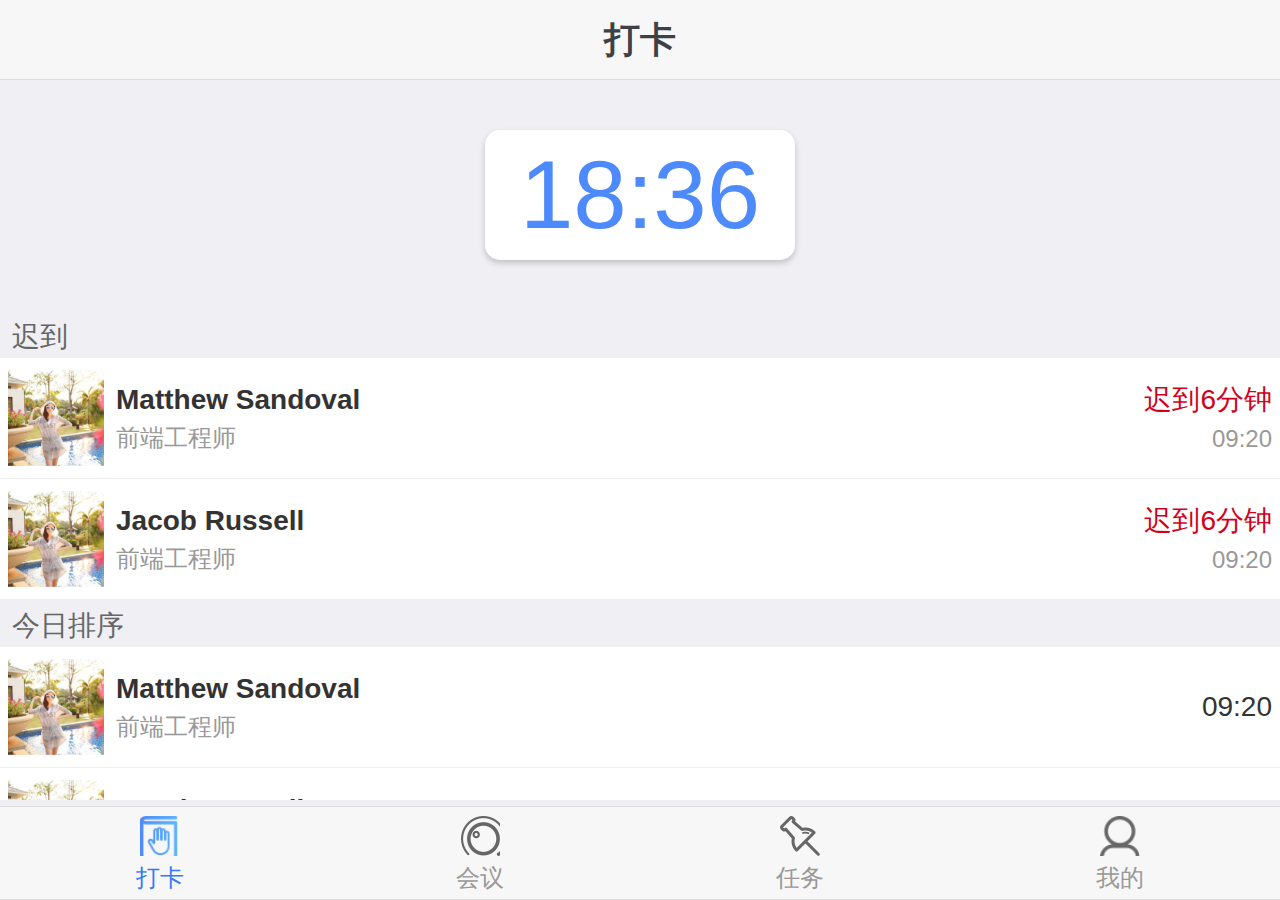
<file: index.html>
﻿
<!doctype html>
<html>
<head>
    <meta http-equiv="Content-Type" content="text/html; charset=utf-8">
    <meta name="viewport" content="width=device-width, initial-scale=1.0, maximum-scale=1.0, minimum-scale=1.0, user-scalable=no">
    <meta name="format-detection" content="telephone=no">
   <meta name="apple-mobile-web-app-capable" content="yes">
	<title>九点一刻</title>

	<link rel="stylesheet" type="text/css" href="lib/weui-master/dist/style/weui.min.css">
	<link rel="stylesheet" type="text/css" href="http://at.alicdn.com/t/font_3fpe2se8ju0daemi.css">
	<link rel="stylesheet" type="text/css" href="css/jichu.css">
	<link rel="stylesheet" type="text/css" href="css/mycss.css">
	<link rel="stylesheet" type="text/css" href="css/tupian.css">
	<script type="text/javascript" src="js/jichu.js"></script>

	<style>

	</style>
</head>
<body class="page-group-body">  
	<div class="page-group">
		<header class="bar bar-nav" >
			<h1 class="page-header-title fs—36">
				打卡
			</h1>
			<span class="button-link right" data-gourl="lindexLishi.html">
				<span class="iconfont icon-naozhong"></span>
			</span>
		</header>
		<nav class="bar bar-tab weui-tabbar">
			<a href="index.html" class="weui-tabbar__item">
				<span class="weui-tabbar__icon nav-daka active"></span>
				<p class="weui-tabbar__label">打卡</p>
			</a>
			<a href="huiyi.html" class="weui-tabbar__item">
				<span class="weui-tabbar__icon nav-huiyi"></span>
				<p class="weui-tabbar__label">会议</p>
			</a>
			<a href="renwu.html" class="weui-tabbar__item">
				<span class="weui-tabbar__icon nav-renwu"></span>
				<p class="weui-tabbar__label">任务</p>
			</a>
			<a href="login.html" class="weui-tabbar__item">
				<span class="weui-tabbar__icon nav-wode"></span>
				<p class="weui-tabbar__label">我的</p>
			</a>
		</nav>
		<div class="content">
			<div class="index-top text-center">
				<button class="loginButton indexButton" data-model="index-dakai" id="thisTime"></button>
			</div>
			<div class="index-list">
				<div class="index-data chidao">
					<label class="index-data-laber fs-28">迟到</label>
					<ul class="index-data-ul fs-0">
						<li>
							<a href="lishiXiangqing.html" class="weui-media-box weui-media-box_appmsg">
								<div class="weui-media-box__hd" >
									<img  class="weui-media-box__thumb" src="images/touxiang.jpg" alt="">
								</div>
								<div class="weui-media-box__bd index-data-li-zhong">
									<b class="fs-28 color333" >Matthew Sandoval</b>
									<p class="fs-24 color999">前端工程师</p>
								</div>
								<div class="weui-media-box__hd index-data-li-right" >
									<span class="fs-28 colorD0021B" >迟到6分钟</span>
									<span class="fs-24 color999"  style="margin-top: 3px">09:20</span>
								</div>
							</a>
						</li>
						<li>
							<a href="lishiXiangqing.html" class="weui-media-box weui-media-box_appmsg">
								<div class="weui-media-box__hd" >
									<img class="weui-media-box__thumb" src="images/touxiang.jpg" alt="">
								</div>
								<div class="weui-media-box__bd index-data-li-zhong">
									<b class="fs-28 color333" >Jacob Russell</b>
									<p class="fs-24 color999">前端工程师</p>
								</div>
								<div class="weui-media-box__hd index-data-li-right" >
									<span class="fs-28 colorD0021B" >迟到6分钟</span>
									<span class="fs-24 color999"  style="margin-top: 3px">09:20</span>
								</div>
							</a>
						</li>
					</ul>
				</div>
				<div class="index-data jinri">
					<label class="index-data-laber fs-28">今日排序</label>
					<ul class="index-data-ul fs-0">
						<li>
							<a href="lishiXiangqing.html" class="weui-media-box weui-media-box_appmsg">
								<div class="weui-media-box__hd" >
									<img  class="weui-media-box__thumb" src="images/touxiang.jpg" alt="">
								</div>
								<div class="weui-media-box__bd index-data-li-zhong">
									<b class="fs-28 color333" >Matthew Sandoval</b>
									<p class="fs-24 color999">前端工程师</p>
								</div>
								<div class="weui-media-box__hd index-data-li-right" >
									<span class="fs-28 color333">09:20</span>
								</div>
							</a>
						</li>
						<li>
							<a href="lishiXiangqing.html" class="weui-media-box weui-media-box_appmsg">
								<div class="weui-media-box__hd" >
									<img  class="weui-media-box__thumb" src="images/touxiang.jpg" alt="">
								</div>
								<div class="weui-media-box__bd index-data-li-zhong">
									<b class="fs-28 color333" >Jacob Russell</b>
									<p class="fs-24 color999">前端工程师</p>
								</div>
								<div class="weui-media-box__hd index-data-li-right" >
									<span class="fs-28 color333">09:20</span>
								</div>
							</a>
						</li>
					</ul>
				</div>
			</div>
		</div>
	</div>
	<div class="js_dialog" id="index-dakai" style="opacity: 0;display: none">
		<div class="weui-mask"></div>
		<div class="weui-dialog br15">
			<P style="font-size: 0.48rem;">09: 06</P>
			<P style="font-size: 0.34rem;" id="errorText">迟到6分钟</P>
		</div>
	</div>
	<script type="text/javascript" src="lib/zepto/zepto.min.js"></script>
	<script type="text/javascript" src="js/my.js"></script>
	<script type="text/javascript">
		var $thisTime=$("#thisTime");
		$thisTime.html(setNewTime());
		setInterval(function (argument) {
			$("#thisTime").html(setNewTime());
		},1000);
		var errorText=[
		{text:"打卡成功!",className:"color4D8AFD"},
		{text:"已经打卡!",className:"color333"},
		{text:"迟到6分钟",className:"colorD0021B"}
		],errorTextIndex=0;
		$thisTime.click(function () {
			$("#errorText").text(errorText[errorTextIndex%3].text).attr("class",errorText[errorTextIndex%3].className);
			errorTextIndex++;
		})
	</script>
</body>
</html>
</file>
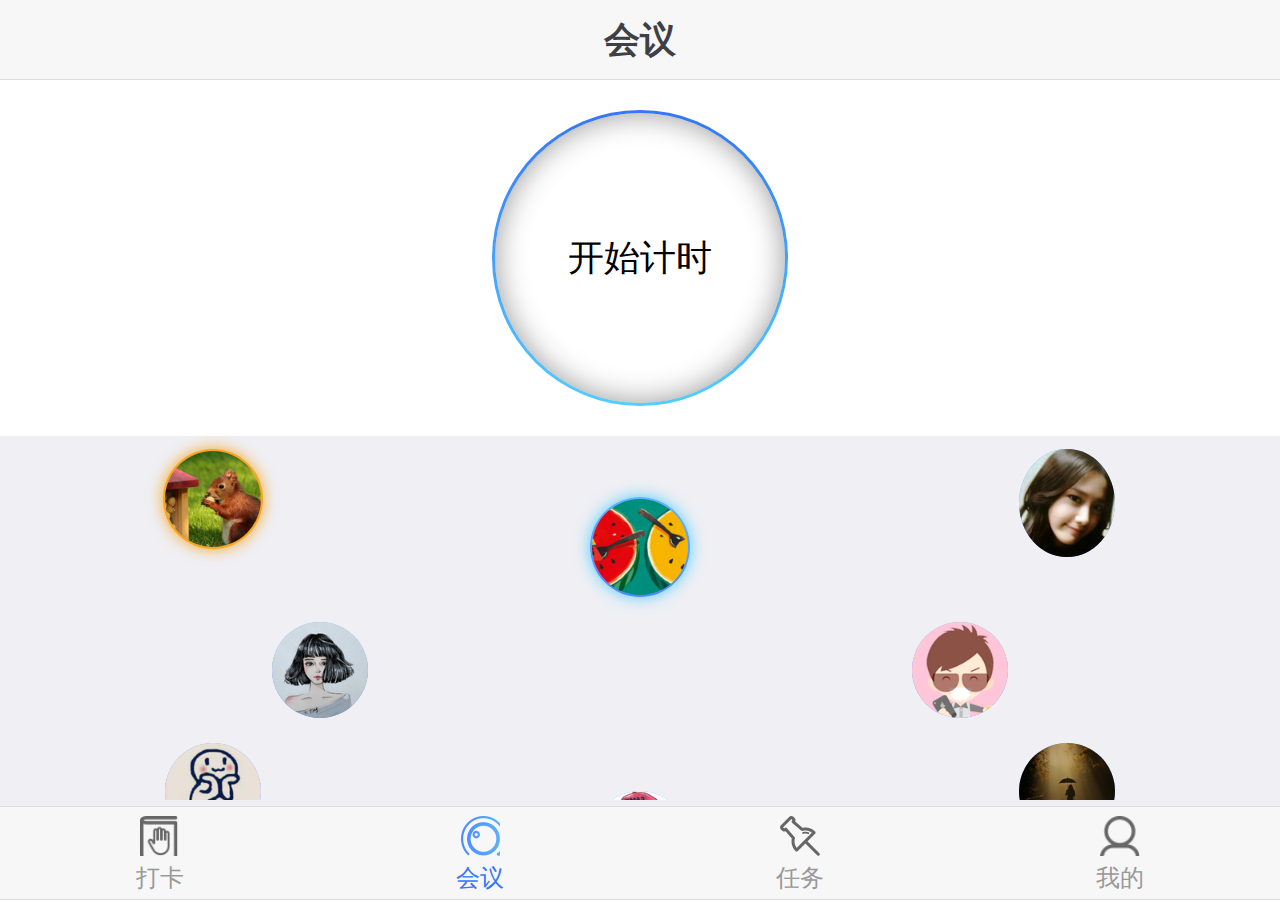
<file: huiyi.html>
<!doctype html>
<html>
<head>
	<meta charset="utf-8">
	<meta name="viewport" content="width=device-width,initial-scale=1,,maximum-scale=1,user-scalable=no"> 
	<meta http-equiv="Cache-Control" content="no-siteapp" />
	<meta name="apple-mobile-web-app-title" content="标题" />
	<meta name="apple-mobile-web-app-capable" content="yes" />
	<meta name="apple-mobile-web-app-status-bar-style" content="black-translucent/black/default" />
	<meta name="format-detection" content="telephone=no;email=no" />
	<title>九点一刻</title>

	<link rel="stylesheet" type="text/css" href="lib/weui-master/dist/style/weui.min.css">
	<link rel="stylesheet" type="text/css" href="http://at.alicdn.com/t/font_fwzhsy662klw61or.css">
	<link rel="stylesheet" type="text/css" href="css/jichu.css">
	<link rel="stylesheet" type="text/css" href="css/mycss.css">
	<link rel="stylesheet" type="text/css" href="css/tupian.css">
	<script type="text/javascript" src="js/jichu.js"></script>

	<style>

	</style>
</head>
<body class="page-group-body">  
	<div class="page-group">
		<header class="bar bar-nav">
			<h1 class="page-header-title fs—36">
				会议
			</h1>
		</header>
		<nav class="bar bar-tab weui-tabbar">
			<a href="index.html" class="weui-tabbar__item">
				<span class="weui-tabbar__icon nav-daka"></span>
				<p class="weui-tabbar__label">打卡</p>
			</a>
			<a href="huiyi.html" class="weui-tabbar__item">
				<span class="weui-tabbar__icon nav-huiyi active"></span>
				<p class="weui-tabbar__label">会议</p>
			</a>
			<a href="renwu.html" class="weui-tabbar__item">
				<span class="weui-tabbar__icon nav-renwu"></span>
				<p class="weui-tabbar__label">任务</p>
			</a>
			<a href="login.html" class="weui-tabbar__item">
				<span class="weui-tabbar__icon nav-wode"></span>
				<p class="weui-tabbar__label">我的</p>
			</a>
		</nav>
		<div class="content">
			<div class="text-center bg-fff p30">
				<div class="huiYiTop">
					<div class="display-ib">
						<button class="huiyiButon noOpen fs—36">开始计时</button>
					</div>
				</div>
			</div>
			<div class="text-center huiyiTouxiang fs-0">
				<div class="weui-flex">
					<div class="weui-flex__item">
						<div class="bgBlue isTrue">
							<img src="images/touxiang1.jpg" class="width48">
						</div>
					</div>
					<div class="weui-flex__item">
						<div class="bgBlue active">
							<img src="images/touxiang2.jpg" class="width48">
						</div>
					</div>
					<div class="weui-flex__item">
						<div class="bgBlue">
							<img src="images/touxiang3.jpg" class="width48">
						</div>
					</div>
				</div>
				<div class="weui-flex">
					<div class="weui-flex__item">
						<div class="bgBlue">
								<img src="images/touxiang4.jpg" class="width48">
						</div>
					</div>
					<div class="weui-flex__item">
						<div class="bgBlue">
							<img src="images/touxiang5.jpg" class="width48">
						</div>
					</div>
				</div>
				<div class="weui-flex">
					<div class="weui-flex__item">
						<div class="bgBlue">
							<img src="images/touxiang6.jpg" class="width48">
						</div>
					</div>
					<div class="weui-flex__item">
						<div class="bgBlue">
							<img src="images/touxiang7.jpg" class="width48">
						</div>
						
					</div>
					<div class="weui-flex__item">
						<div class="bgBlue">
							<img src="images/touxiang8.jpg" class="width48">
						</div>
					</div>
				</div>
				<div class="weui-flex">
					<div class="weui-flex__item">
						<div class="bgBlue">
							<img src="images/touxiang2.jpg" class="width48">
						</div>
					</div>
					<div class="weui-flex__item">
						<div class="bgBlue">
							<img src="images/touxiang6.jpg" class="width48">
						</div>
						
					</div>
				</div>
			</div>
		</div>
	</div>

	<script type="text/javascript" src="lib/zepto/zepto.min.js"></script>
	<script type="text/javascript" src="js/my.js"></script>
	<script type="text/javascript">
		$(".huiYiTop .huiyiButon").click(function(){
			var $this=$(".huiYiTop .huiyiButon"),timeOut,timeNum=60*2*1000-1000;
			$this.prop("disabled",true).text("02:00").parents(".huiYiTop").addClass('active');
			timeOut=setInterval(function(){ //setInterval
				$this.text(new Date(timeNum).Format("mm:ss"));
				timeNum-=1000;
				if(timeNum<=0){
					$this.prop("disabled",false).parents(".huiYiTop").removeClass('active');
				}
			},1000)
		});

	</script>
</script>
</body>
</html>
</file>
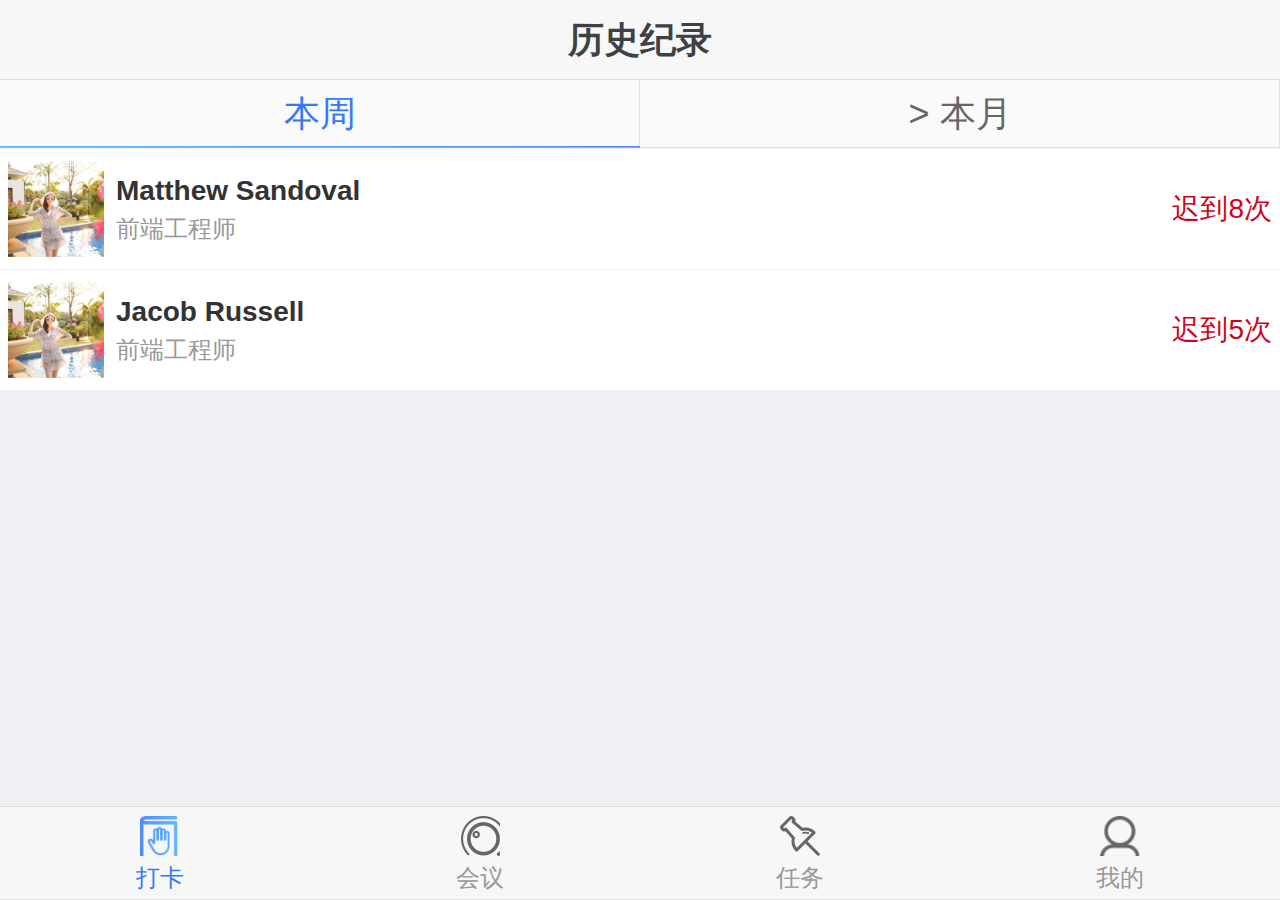
<file: lindexLishi.html>
<!doctype html>
<html>
<head>
	<meta charset="utf-8">
	<meta name="viewport" content="width=device-width,initial-scale=1,,maximum-scale=1,user-scalable=no"> 
	<meta http-equiv="Cache-Control" content="no-siteapp" />
	<meta name="apple-mobile-web-app-title" content="标题" />
	<meta name="apple-mobile-web-app-capable" content="yes" />
	<meta name="apple-mobile-web-app-status-bar-style" content="black-translucent/black/default" />
	<meta name="format-detection" content="telephone=no;email=no" />
	<title>九点一刻</title>

	<link rel="stylesheet" type="text/css" href="lib/weui-master/dist/style/weui.min.css">
	<link rel="stylesheet" type="text/css" href="http://at.alicdn.com/t/font_fwzhsy662klw61or.css">
	<link rel="stylesheet" type="text/css" href="css/jichu.css">
	<link rel="stylesheet" type="text/css" href="css/mycss.css">
	<link rel="stylesheet" type="text/css" href="css/tupian.css">
	<script type="text/javascript" src="js/jichu.js"></script>

	<style>

	</style>
</head>
<body class="page-group-body">  
	<div class="page-group">
		<header class="bar bar-nav">
			<span class="button-link left" data-gourl="index.html">
				<span class="iconfont icon-prev"></span>
			</span>
			<h1 class="page-header-title fs—36">
				历史纪录
			</h1>
		</header>
		<nav class="bar bar-tab weui-tabbar">
			<a href="index.html" class="weui-tabbar__item">
				<span class="weui-tabbar__icon nav-daka active"></span>
				<p class="weui-tabbar__label">打卡</p>
			</a>
			<a href="huiyi.html" class="weui-tabbar__item">
				<span class="weui-tabbar__icon nav-huiyi"></span>
				<p class="weui-tabbar__label">会议</p>
			</a>
			<a href="renwu.html" class="weui-tabbar__item">
				<span class="weui-tabbar__icon nav-renwu"></span>
				<p class="weui-tabbar__label">任务</p>
			</a>
			<a href="login.html" class="weui-tabbar__item">
				<span class="weui-tabbar__icon nav-wode"></span>
				<p class="weui-tabbar__label">我的</p>
			</a>
		</nav>
		<div class="content indexLishi">
			<div class="weui-navbar">
				<div class="weui-navbar__item active fs—36" data-tab="tab1">
					本周
				</div>
				<div class="weui-navbar__item fs—36" data-tab="tab2">>
					本月
				</div>
				<span class="heng"></span>
			</div>
			<div class="weui-tab__panel">
				<div id="tab1" tab-html>
					<div class="index-list">
						<div class="chidao">
							<ul class="index-data-ul fs-0">
								<li>
									<a href="lishiXiangqing.html" class="weui-media-box weui-media-box_appmsg">
										<div class="weui-media-box__hd" >
											<img  class="weui-media-box__thumb" src="images/touxiang.jpg" alt="">
										</div>
										<div class="weui-media-box__bd index-data-li-zhong">
											<b class="fs-28 color333" >Matthew Sandoval</b>
											<p class="fs-24 color999">前端工程师</p>
										</div>
										<div class="weui-media-box__hd index-data-li-right" >
											<span class="fs-28 colorD0021B" >迟到8次</span>
										</div>
									</a>
								</li>
								
								<li>
									<a href="lishiXiangqing.html" class="weui-media-box weui-media-box_appmsg">
										<div class="weui-media-box__hd" >
											<img class="weui-media-box__thumb" src="images/touxiang.jpg" alt="">
										</div>
										<div class="weui-media-box__bd index-data-li-zhong">
											<b class="fs-28 color333" >Jacob Russell</b>
											<p class="fs-24 color999">前端工程师</p>
										</div>
										<div class="weui-media-box__hd index-data-li-right" >
										<span class="fs-28 colorD0021B" >迟到5次</span>
										</div>
									</a>
								</li>
							</ul>
						</div>
					</div>
				</div>
				<div id="tab2" class="hide" tab-html>
					<div class="index-list">
						<div class="chidao">
							<ul class="index-data-ul fs-0">
								<li>
									<a href="lishiXiangqing.html" class="weui-media-box weui-media-box_appmsg">
										<div class="weui-media-box__hd" >
											<img class="weui-media-box__thumb" src="images/touxiang.jpg" alt="">
										</div>
										<div class="weui-media-box__bd index-data-li-zhong">
											<b class="fs-28 color333" >Ralph Richardson</b>
											<p class="fs-24 color999">后台开发</p>
										</div>
										<div class="weui-media-box__hd index-data-li-right" >
											<span class="fs-28 colorD0021B" >迟到5次</span>
										</div>
									</a>
								</li>
								<li>
									<a href="lishiXiangqing.html" class="weui-media-box weui-media-box_appmsg">
										<div class="weui-media-box__hd" >
											<img  class="weui-media-box__thumb" src="images/touxiang.jpg" alt="">
										</div>
										<div class="weui-media-box__bd index-data-li-zhong">
											<b class="fs-28 color333" >Matthew Sandoval</b>
											<p class="fs-24 color999">前端工程师</p>
										</div>
										<div class="weui-media-box__hd index-data-li-right" >
											<span class="fs-28 colorD0021B" >迟到3次</span>
										</div>
									</a>
								</li>
								<li>
									<a href="lishiXiangqing.html" class="weui-media-box weui-media-box_appmsg">
										<div class="weui-media-box__hd" >
											<img class="weui-media-box__thumb" src="images/touxiang.jpg" alt="">
										</div>
										<div class="weui-media-box__bd index-data-li-zhong">
											<b class="fs-28 color333" >Jacob Russell</b>
											<p class="fs-24 color999">前端工程师</p>
										</div>
										<div class="weui-media-box__hd index-data-li-right" >
											<span class="fs-28 color999" >迟到2次</span>
										</div>
									</a>
								</li>
							</ul>
						</div>
					</div>
				</div>
			</div>
		</div>
	</div>

	<script type="text/javascript" src="lib/jq/jquery.min.js"></script>
	<script type="text/javascript" src="js/my.js"></script>

	<script type="text/javascript">
		$("[data-tab]").click(function () {
			var index=$(this).index(),tabId=$(this).data('tab');
			$(".weui-navbar>.heng").css("left",index*50+"%");
			$("#"+tabId).fadeIn().siblings('[tab-html]').hide();
		})
	</script>
</body>
</html>
</file>
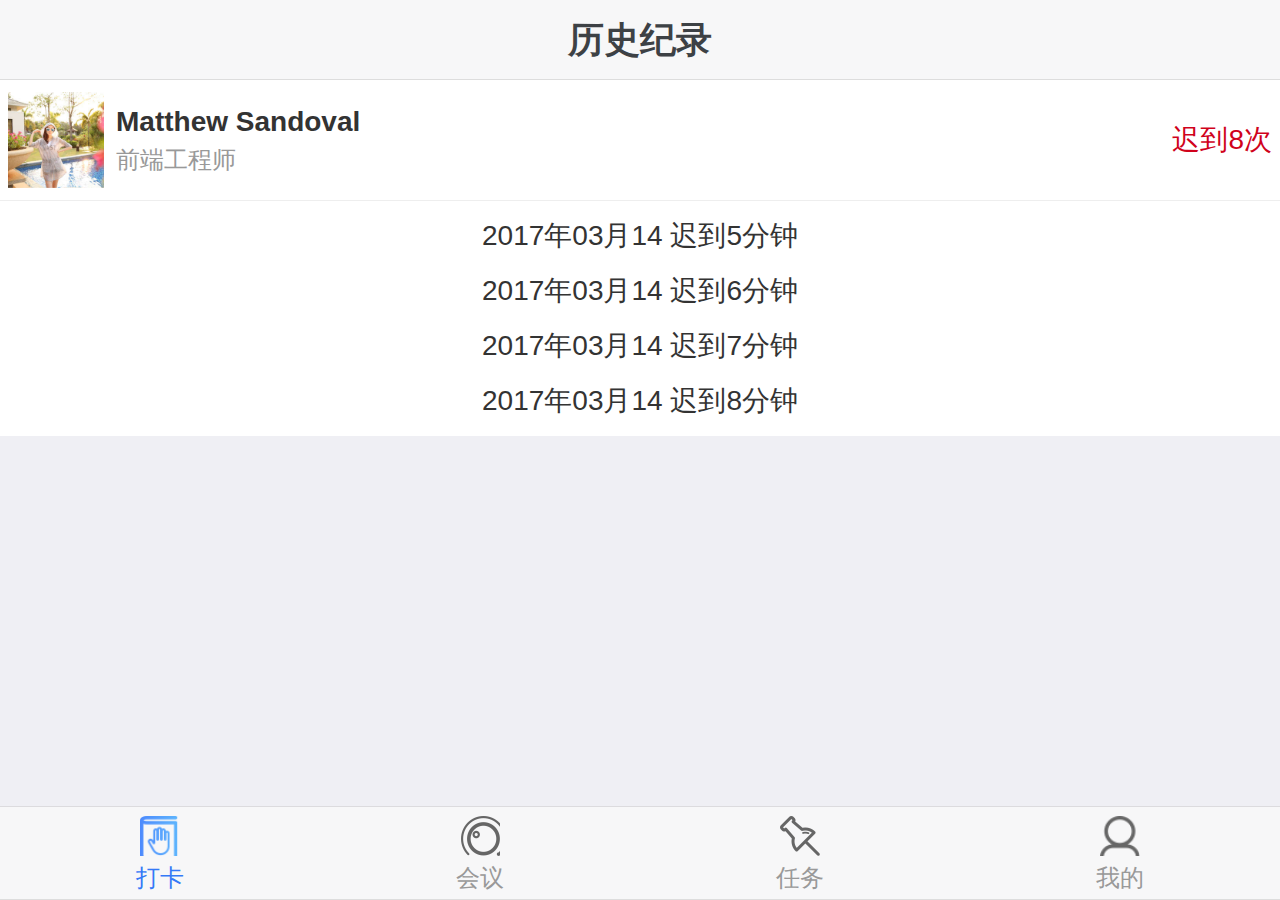
<file: lishiXiangqing.html>
﻿
<!doctype html>
<html>
<head>
	<meta charset="utf-8">
	<meta name="viewport" content="width=device-width,initial-scale=1,,maximum-scale=1,user-scalable=no"> 
	<meta http-equiv="Cache-Control" content="no-siteapp" />
	<meta name="apple-mobile-web-app-title" content="标题" />
	<meta name="apple-mobile-web-app-capable" content="yes" />
	<meta name="apple-mobile-web-app-status-bar-style" content="black-translucent/black/default" />
	<meta name="format-detection" content="telephone=no;email=no" />
	<title>九点一刻</title>

	<link rel="stylesheet" type="text/css" href="lib/weui-master/dist/style/weui.min.css">
	<link rel="stylesheet" type="text/css" href="http://at.alicdn.com/t/font_fwzhsy662klw61or.css">
	<link rel="stylesheet" type="text/css" href="css/jichu.css">
	<link rel="stylesheet" type="text/css" href="css/mycss.css">
	<link rel="stylesheet" type="text/css" href="css/tupian.css">
	<script type="text/javascript" src="js/jichu.js"></script>

	<style>

	</style>
</head>
<body class="page-group-body">  
	<div class="page-group">
		<header class="bar bar-nav">
			<span class="button-link left" data-gohistory >
				<span class="iconfont icon-prev"></span>
			</span>
			<h1 class="page-header-title fs—36">
				历史纪录
			</h1>
		</header>
		<nav class="bar bar-tab weui-tabbar">
			<a href="index.html" class="weui-tabbar__item">
				<span class="weui-tabbar__icon nav-daka active"></span>
				<p class="weui-tabbar__label">打卡</p>
			</a>
			<a href="huiyi.html" class="weui-tabbar__item">
				<span class="weui-tabbar__icon nav-huiyi"></span>
				<p class="weui-tabbar__label">会议</p>
			</a>
			<a href="renwu.html" class="weui-tabbar__item">
				<span class="weui-tabbar__icon nav-renwu"></span>
				<p class="weui-tabbar__label">任务</p>
			</a>
			<a href="login.html" class="weui-tabbar__item">
				<span class="weui-tabbar__icon nav-wode"></span>
				<p class="weui-tabbar__label">我的</p>
			</a>
		</nav>
		<div class="content">
			<div class="index-list">
				<div class="chidao">
					<ul class="index-data-ul fs-0">
						<li class="b-b-ee">
							<a href="javascript:void(0);" class="weui-media-box weui-media-box_appmsg">
								<div class="weui-media-box__hd" >
									<img  class="weui-media-box__thumb" src="images/touxiang.jpg" alt="">
								</div>
								<div class="weui-media-box__bd index-data-li-zhong">
									<b class="fs-28 color333" >Matthew Sandoval</b>
									<p class="fs-24 color999">前端工程师</p>
								</div>
								<div class="weui-media-box__hd index-data-li-right" >
									<span class="fs-28 colorD0021B" >迟到8次</span>
								</div>
							</a>
						</li>
					</ul>
				</div>
			</div>
			<div>
				<ul class="xiangqingList bf-fff text-center fs-0">
					<li>
						<span class="f14-h20">2017年03月14 迟到5分钟</span>
					</li>
					<li>
						<span class="f14-h20">2017年03月14 迟到6分钟</span>
					</li>
					<li>
						<span class="f14-h20">2017年03月14 迟到7分钟</span>
					</li>
					<li>
						<span class="f14-h20">2017年03月14 迟到8分钟</span>
					</li>
				</ul>
			</div>
		</div>
	</div>

	<script type="text/javascript" src="lib/zepto/zepto.min.js"></script>
	<script type="text/javascript" src="js/my.js"></script>

</script>
</body>
</html>
</file>
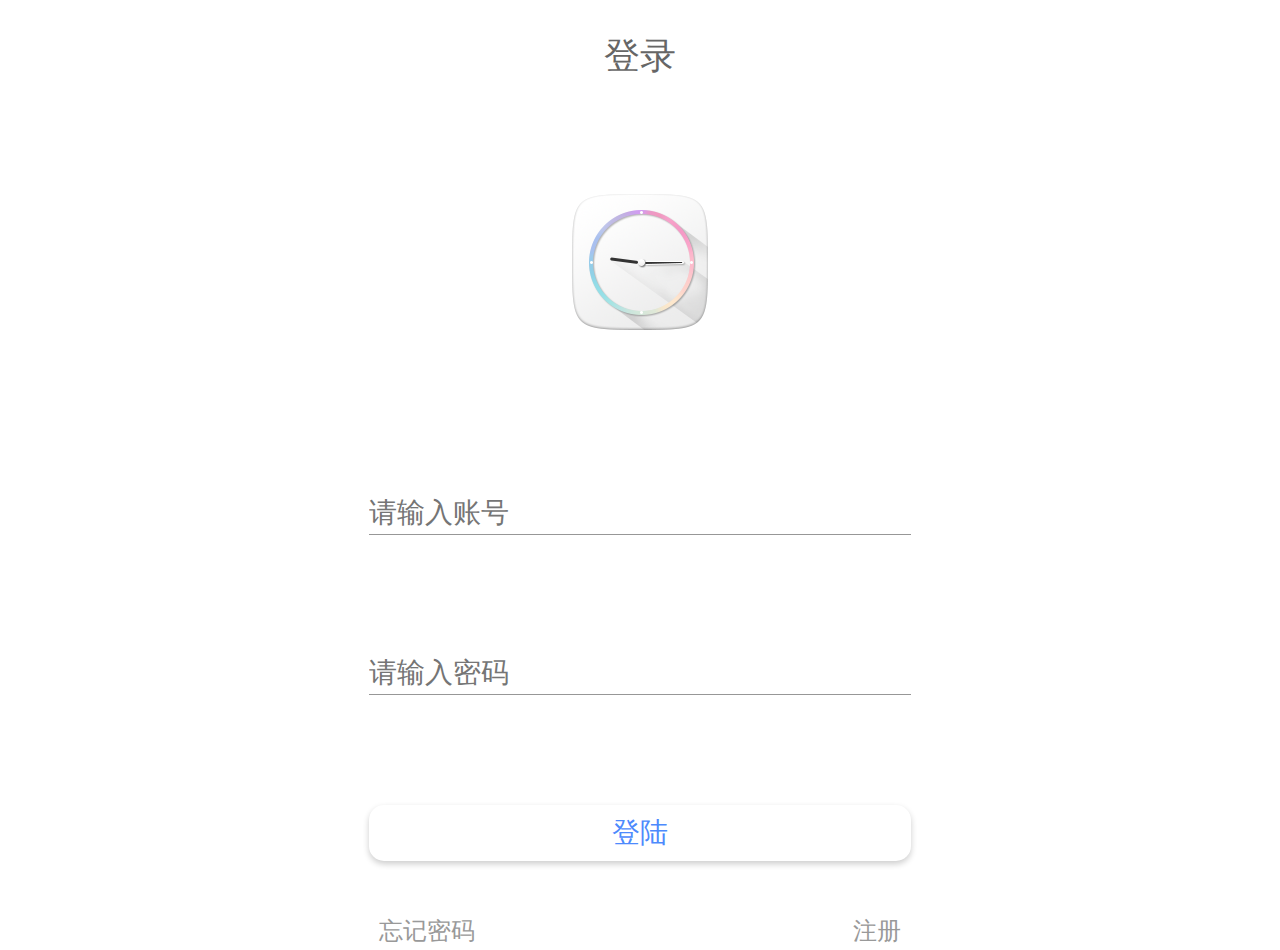
<file: login.html>
<!doctype html>
<html>
<head>
<meta charset="utf-8">
<meta name="viewport" content="width=device-width,initial-scale=1,,maximum-scale=1,user-scalable=no"> 
<meta http-equiv="Cache-Control" content="no-siteapp" />
<meta name="apple-mobile-web-app-title" content="标题" />
<meta name="apple-mobile-web-app-capable" content="yes" />
<meta name="apple-mobile-web-app-status-bar-style" content="black-translucent/black/default" />
<meta name="format-detection" content="telephone=no;email=no" />
<title>九点一刻</title>

<link rel="stylesheet" type="text/css" href="lib/weui-master/dist/style/weui.min.css">
<link rel="stylesheet" type="text/css" href="http://at.alicdn.com/t/font_zd8psiej4fv42t9.css">
<link rel="stylesheet" type="text/css" href="css/jichu.css">
<link rel="stylesheet" type="text/css" href="css/mycss.css">
<script type="text/javascript" src="js/jichu.js"></script>

<style>

</style>
</head>
<body>  
<header class="login-header text-center">
	<span class="iconfont icon-x position-abs"></span>
	<span class="fs—36">登录</span>
</header>
<div>
		
		<div class="text-center">
			<img src="images/logo.png" class="login-logo">
		</div>
		<div class="login-input">
			<div >
				<label class="hide">账号</label>
				<input type="text" class="loginInput" name="" placeholder="请输入账号">
			</div>
			<div>
			    <label class="hide">密码</label>
				<input type="text" class="loginInput" name="" placeholder="请输入密码">
			</div>

			<button class="loginButton loginSubmit">登陆</button>

			<div class="loginFout">
				<a href="#">忘记密码</a>
				<a href="zhuce.html"  class="right">注册</a>
			</div>
		</div>

</div>
<script type="text/javascript" src="lib/zepto/zepto.min.js"></script>
<script type="text/javascript" src="js/my.js"></script>
</body>
</html>
</file>
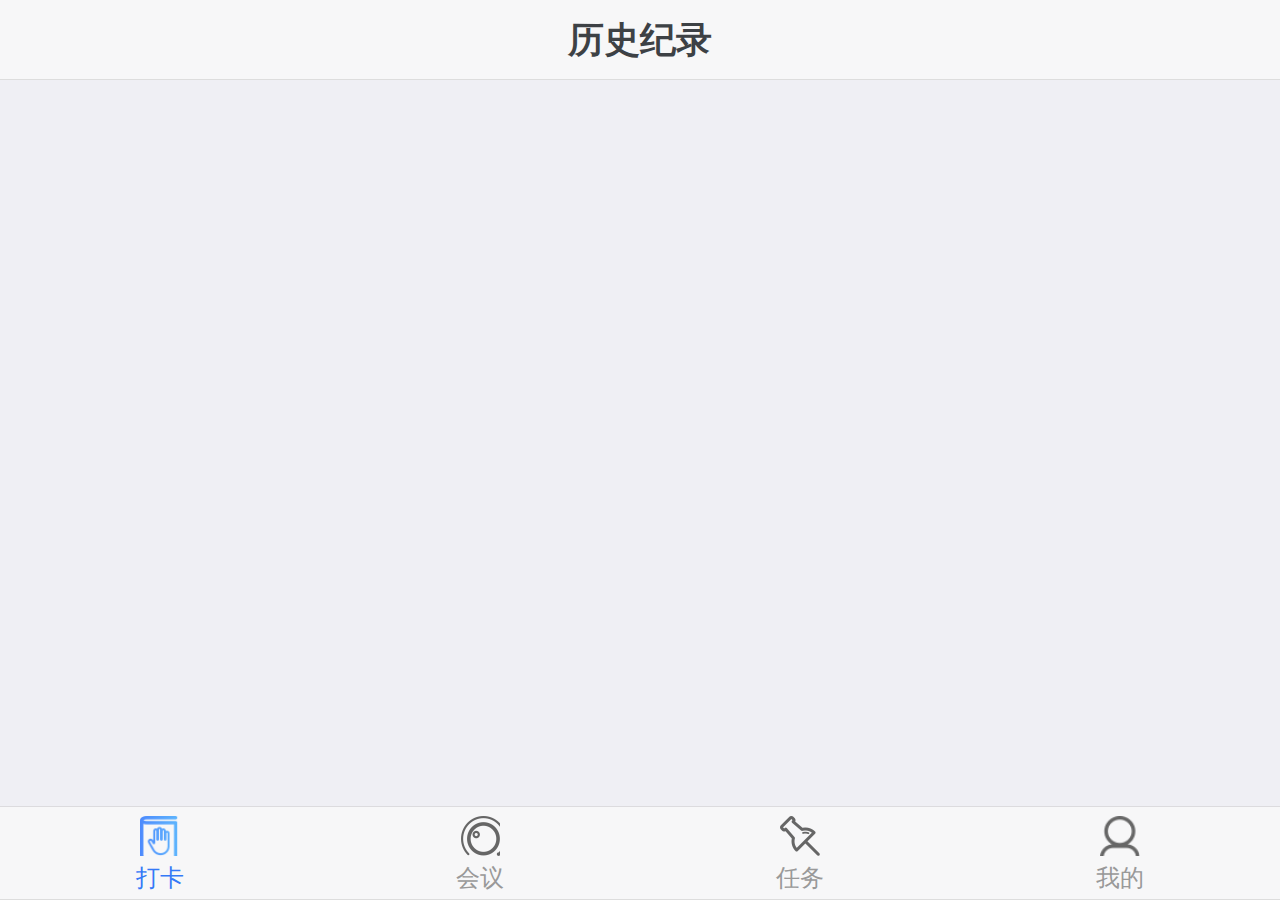
<file: muban.html>
<!doctype html>
<html>
<head>
	<meta charset="utf-8">
	<meta name="viewport" content="width=device-width,initial-scale=1,,maximum-scale=1,user-scalable=no"> 
	<meta http-equiv="Cache-Control" content="no-siteapp" />
	<meta name="apple-mobile-web-app-title" content="标题" />
	<meta name="apple-mobile-web-app-capable" content="yes" />
	<meta name="apple-mobile-web-app-status-bar-style" content="black-translucent/black/default" />
	<meta name="format-detection" content="telephone=no;email=no" />
	<title>九点一刻</title>

	<link rel="stylesheet" type="text/css" href="lib/weui-master/dist/style/weui.min.css">
	<link rel="stylesheet" type="text/css" href="http://at.alicdn.com/t/font_fwzhsy662klw61or.css">
	<link rel="stylesheet" type="text/css" href="css/jichu.css">
	<link rel="stylesheet" type="text/css" href="css/mycss.css">
	<link rel="stylesheet" type="text/css" href="css/tupian.css">
	<script type="text/javascript" src="js/jichu.js"></script>

	<style>

	</style>
</head>
<body class="page-group-body">  
	<div class="page-group">
		<header class="bar bar-nav">
			<span class="button-link left">
				<span class="iconfont icon-prev"></span>
			</span>
			<h1 class="page-header-title fs—36">
				历史纪录
			</h1>
		</header>
		<nav class="bar bar-tab weui-tabbar">
			<a href="index.html" class="weui-tabbar__item">
				<span class="weui-tabbar__icon nav-daka active"></span>
				<p class="weui-tabbar__label">打卡</p>
			</a>
			<a href="huiyi.html" class="weui-tabbar__item">
				<span class="weui-tabbar__icon nav-huiyi"></span>
				<p class="weui-tabbar__label">会议</p>
			</a>
			<a href="renwu.html" class="weui-tabbar__item">
				<span class="weui-tabbar__icon nav-renwu"></span>
				<p class="weui-tabbar__label">任务</p>
			</a>
			<a href="login.html" class="weui-tabbar__item">
				<span class="weui-tabbar__icon nav-wode"></span>
				<p class="weui-tabbar__label">我的</p>
			</a>
		</nav>
		<div class="content">
				<!-- 内容 -->
		</div>
	</div>

	<script type="text/javascript" src="lib/zepto/zepto.min.js"></script>
	<script type="text/javascript" src="js/my.js"></script>

	</script>
</body>
</html>
</file>
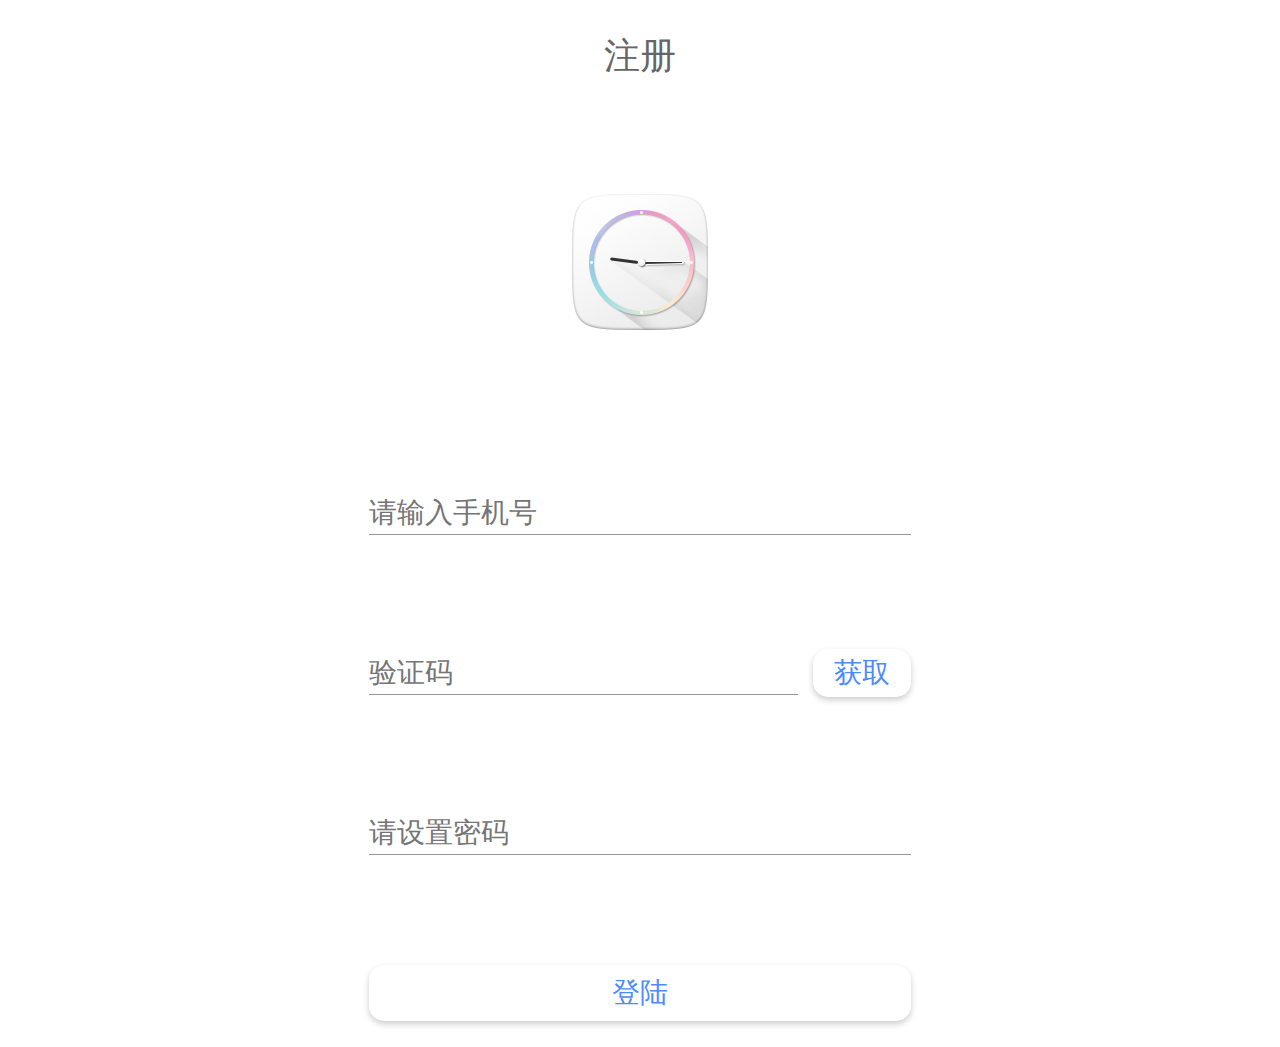
<file: zhuce.html>
<!doctype html>
<html>
<head>
<meta charset="utf-8">
<meta name="viewport" content="width=device-width,initial-scale=1,,maximum-scale=1,user-scalable=no"> 
<meta http-equiv="Cache-Control" content="no-siteapp" />
<meta name="apple-mobile-web-app-title" content="标题" />
<meta name="apple-mobile-web-app-capable" content="yes" />
<meta name="apple-mobile-web-app-status-bar-style" content="black-translucent/black/default" />
<meta name="format-detection" content="telephone=no;email=no" />
<title>九点一刻</title>

<link rel="stylesheet" type="text/css" href="lib/weui-master/dist/style/weui.min.css">
<link rel="stylesheet" type="text/css" href="http://at.alicdn.com/t/font_zd8psiej4fv42t9.css">
<link rel="stylesheet" type="text/css" href="css/jichu.css">
<link rel="stylesheet" type="text/css" href="css/mycss.css">
<script type="text/javascript" src="js/jichu.js"></script>

</head>
<body>  
<header class="login-header text-center">
	<span class="iconfont icon-x position-abs" data-gourl="login.html"></span>
	<span class="fs—36">注册</span>
</header>
<div>
		
		<div class="text-center">
			<img src="images/logo.png" class="login-logo">
		</div>
		<div class="login-input">
			<div >
				<label class="hide">账号</label>
				<input type="text" class="loginInput" name="" placeholder="请输入手机号">
			</div>
			<div class="weui-cell weui-cell_vcode">
                <div class="weui-cell__bd">
                    <input type="text" class="loginInput" name=""  placeholder="验证码">
                </div>
                <div class="weui-cell__ft">
                    <button class="loginButton zhuceSubmit fs-28"  data-doajishi >获取</button>
                </div>
            </div>
			<div>
			    <label class="hide">密码</label>
				<input type="text" class="loginInput" name="" placeholder="请设置密码">
			</div>

			<button class="loginButton loginSubmit">登陆</button>

		</div>

</div>
<script type="text/javascript" src="lib/zepto/zepto.min.js"></script>
<script type="text/javascript" src="js/my.js"></script>
</body>
</html>
</file>
<file: css/jichu.css>
button{
	outline: none;
	border: none;
}
button.loginButton:active,.huiyiButon:active{
	background: #f3f3f3
}
button.loginButton:disabled{
	color: #999;
	background:#f3f3f3;
}
.text-center{
	text-align: center;
}
.right{
	float:right;
}
.left{
	float: left;
}
.fs-0{
font-size: 0;
}
.position-abs{
	position: absolute;
	top: 0;
	left: 0;
}
.iconfont{
	font-size:inherit
}
.hide{
	display: none;
}
.display-ib{
	display: inline-block;
}
</file>
<file: css/mycss.css>
*{
	font-family: .PingFang-SC-Regular,PingFangTC-Regular, sans-serif;
	box-sizing: border-box;
	-webkit-tap-highlight-color: rgba(0, 0, 0, 0);
	-webkit-touch-callout: none;
}
/*标准18*/
.fs—36{
	font-size: 0.36rem;
}
/*标准14*/
.fs-28{
	font-size: 0.28rem;
}
.fs-24{
	font-size: 0.24rem;
}
/* 注册登陆 */
.login-header{
	height: 1.12rem;
	font-size: 0.32rem
}
.login-header > span{
	height: 1.12rem;
	line-height: 1.12rem;
	display: inline-block;
	color: #666666;
}
.login-header > span.iconfont{
	width: 1.12rem;
	color: #717171;
}
.login-logo{
	width: 2.8rem;
	max-width: 200px;
	margin-top: 50px;
}
.login-input{
	margin: auto;
	width: 5.42rem;
}
.login-input input{
	width: 100%;
}
.loginInput{
	padding: 5px 0;
	border: none;
	border-bottom: 1px #979797 solid;
	font-size: 0.28rem;
	outline: none;
	border-radius: 0px;
}
.loginInput:focus {
	border-bottom: 1px #4D8AFD solid;
	color: #4D8AFD
}
.loginButton{
	color: #4D8AFD;
	border-radius: 15px;
	background: #fff;
	border: none;
	padding: 9px 0 ;
	box-shadow:0 3px 6px rgba(0,0,0,.2);
	box-sizing:0 3px 10px rgba(0,0,0,.2);
}
.loginSubmit.loginButton{
	font-size: 0.28rem;
	width:100%;
}
.zhuceSubmit.loginButton{
	padding: 5px 21px;
}
.loginFout{
	margin-top: 25px;
	padding: 0 10px;
	font-size:0.24rem;
	color: #999999;
}
.loginFout>a{
	color:inherit;
}
.login-input .weui-cell_vcode{
	padding: 0;
}
.login-input .weui-cell_vcode:before{
	content: none;
}
.login-input .weui-cell__ft{
	padding-left: 15px;
}
/*以上为登陆*/
.page-group-body{
	position: absolute;
	top: 0;
	right: 0;
	bottom: 0;
	left: 0;
	line-height: 1.5;
	color: #3d4145;
	background: #eeeeee;
	overflow: hidden;
}	
.bar {
    position: absolute;
    right: 0;
    left: 0;
    z-index: 10;
    height: 0.8rem;
    padding-right: 0.2rem;
    padding-left: 0.2rem;
    background-color: #f7f7f8;
    -webkit-backface-visibility: hidden;
    backface-visibility: hidden;
    border-bottom: 1px #ddd solid;
}
.bar-tab {
	bottom: 0;
	width: 100%;
	height:auto;
	padding: 0;
	table-layout: fixed;
}
.bar-nav {
    top: 0;
}
.page-group{
	box-sizing: border-box;
	position: absolute;
	left: 0;
	top: 0;
	width: 100%;
	height: 100%;
	background: #efeff4;
	display: none;
	display: block;
}
.bar-tab ~ .content {
	bottom: 1rem;
}
.bar-nav ~ .content {
	top: 0.8rem;
}
.content {
	position: absolute;
	top: 0;
	right: 0;
	bottom: 0;
	left: 0;
	overflow: auto;
	-webkit-overflow-scrolling: touch;
	padding-bottom: 15px;
}
/*头部*/
.page-header-title{
	position: absolute;
    display: block;
    width: 100%;
    padding: 0;
    margin: 0 -0.2rem;
    font-weight: 500;
    line-height: 0.8rem;
    color: #3d4145;
    text-align: center;
    white-space: nowrap;
    font-weight: bold;
}

.bar .button-nav.right {
    margin-right: -0.25rem;
}

.bar .button.right {
    margin-left: 0.5rem;
}

.bar .button {
    position: relative;
    top: 0.35rem;
    z-index: 20;
    margin-top: 0;
    font-weight: 400;
}
.bar .button-link {
    top: 0;
    padding: 0;
    font-size: 0.40rem;
    line-height: 0.8rem;
    height: 0.8rem;
    color: #717171;
    border: 0;
    z-index: 20;
    position: relative;
}
.button {
    border: 1px solid #0894ec;
    color: #0894ec;
    text-decoration: none;
    text-align: center;
    display: block;
    border-radius: 0.05rem;
    line-height: 0.425rem;
    box-sizing: border-box;
    -webkit-appearance: none;
    -moz-appearance: none;
    -ms-appearance: none;
    appearance: none;
    background: none;
    padding: 0 0.17rem;
    margin: 0;
    height: 1.35rem;
    white-space: nowrap;
    position: relative;
    text-overflow: ellipsis;
    font-size: 0.7rem;
    font-family: inherit;
    cursor: pointer;
}

.indexButton{
	    font-size: 0.96rem;
	    margin: 50px auto;
	    padding: 10px 35px
}
.index-data{
	margin-top:6px;
}
.index-data-laber{
	padding-left: 12px;
	color: #666666;
	height: 0.4rem;
	line-height: 0.4rem;
}
.index-list{
	font-size:0.28rem;
}

.index-data-ul>li{
	padding: 0;
	background: #fff;
}
.index-data-ul>li>a{
	padding: 12px 8px;
}
.index-data-ul>li+li{
	border-top:1px #eeeeee solid;
}
.b-b-ee{
	border-bottom:1px #eeeeee solid;
}

.index-data-ul .weui-media-box img,.width48{
	width: 0.96rem;
}
.index-data-ul div.weui-media-box__hd{
	height: auto;
	width: auto;
	line-height: 1;
}
.index-data-ul .weui-media-box__hd.index-data-li-right{
	width: 1.5rem;
	text-align: right;
}
.color999{
		color: #999;
}
.br15{
	border-radius: 15px;
}
.index-data-li-right span,.index-data-li-zhong b,.index-data-li-zhong span{
	display: inline-block;
	line-height: 1.4;
}
.colorD0021B{
	color: #D0021B;
}
.color333{
	color: #333333
}
.color4D8AFD{
color: #4D8AFD
}
.index-data-li-zhong{
	padding: 0 12px ;
}
.weui-dialog{
	padding: 50px 68px;
}
.weui-navbar>.heng{
	display: inline-block;
	height: 2px;
	width:50%;
	background:linear-gradient(to right, #5EB5FD, #4D8AFD ) ;
	position: absolute;
	bottom: 0px;
	left: 0px;
	transition: 0.3s all;
	-webkit-transition: 0.3s all;
}
div.weui-navbar{
	position: relative;
}
div.weui-navbar__item{
	color: #666666 ;
	padding: 7px 0;
}
.weui-navbar__item.active{
	color: #3479F7
}
.weui-navbar+.weui-tab__panel{
	padding-top: 1px;
}
.f14-h20{
	display: inline-block;
	height: 0.4rem;
	line-height: 0.4rem;
	font-size: 0.28rem;
}
.bf-fff,.bg-fff{
	background: #fff;
}
.xiangqingList{
	padding-bottom: 15px;
}
.xiangqingList li{
	padding-top: 15px;
	color:#333333;
}
.p30{
	padding: 30px;
}
.huiYiTop{
	background:linear-gradient(to bottom, #3476f7, #52ceff) ;
	border-radius: 50%;
	margin: 0px auto;
	padding: 3px;
	display: inline-block;
}
.bgBlue{
	background:linear-gradient(to bottom, #5EB5FD, #4D8AFD ) ;
	border-radius: 50%;
	display: inline-block;
}
.huiyiButon{
	width: 2.9rem;
	height: 2.9rem;
	border-radius: 50%;
}
.noOpen{
   background: #fff;
   box-shadow: 0px 0px 0.3rem #999 inset;
}
.huiyiTouxiang .width48{
	border-radius: 50%
}
.huiyiTouxiang .weui-flex__item{
	padding: 12.5px 0;
}
.huiyiTouxiang .weui-flex:nth-child(2n+1) .weui-flex__item:nth-child(2){
	margin-top: 0.48rem;
}
.huiyiTouxiang .bgBlue.active{
	padding: 2px;
	box-shadow: 0 0 15px #52ceff
}
.huiyiTouxiang .bgBlue.isTrue{
	padding: 2px;
	box-shadow: 0 0 15px #F6A623;
	background:#F6A623 ;
}
.huiyiButon:disabled{
	box-shadow: none;
	color: #fff;
	background: rgba(0,0,0,0.5);
	font-size: 0.72rem
}

.huiYiTop.active>.display-ib{
	background:url(../images/touxiang3.jpg);
	background-size: 100% 100%;
	border-radius: 50%
}
</file>
<file: css/tupian.css>
.weui-tabbar__item>span{
	background-size: cover;
	width:0.4rem;
	height: 0.4rem;

}
.weui-tabbar__item>span.active+.weui-tabbar__label{
	color: #3479F7

}
.weui-tabbar__label{
	font-size: 0.24rem;
}
.weui-tabbar{
	padding-top: 5px;
}
.nav-daka{
	background-image: url(../images/daka.png);
}
.nav-huiyi{
	background-image: url(../images/huiyi.png);
}
.nav-renwu{
		background-image: url(../images/renwu.png);
}
.nav-wode{
		background-image: url(../images/wode.png);
}
.nav-daka.active{
	background-image: url(../images/daka_a.png);
}
.nav-huiyi.active{
	background-image: url(../images/huiyi_a.png);
}
.nav-renwu.active{
		background-image: url(../images/renwu_a.png);
}
.nav-wode.active{
		background-image: url(../images/wode_a.png);
}
</file>
